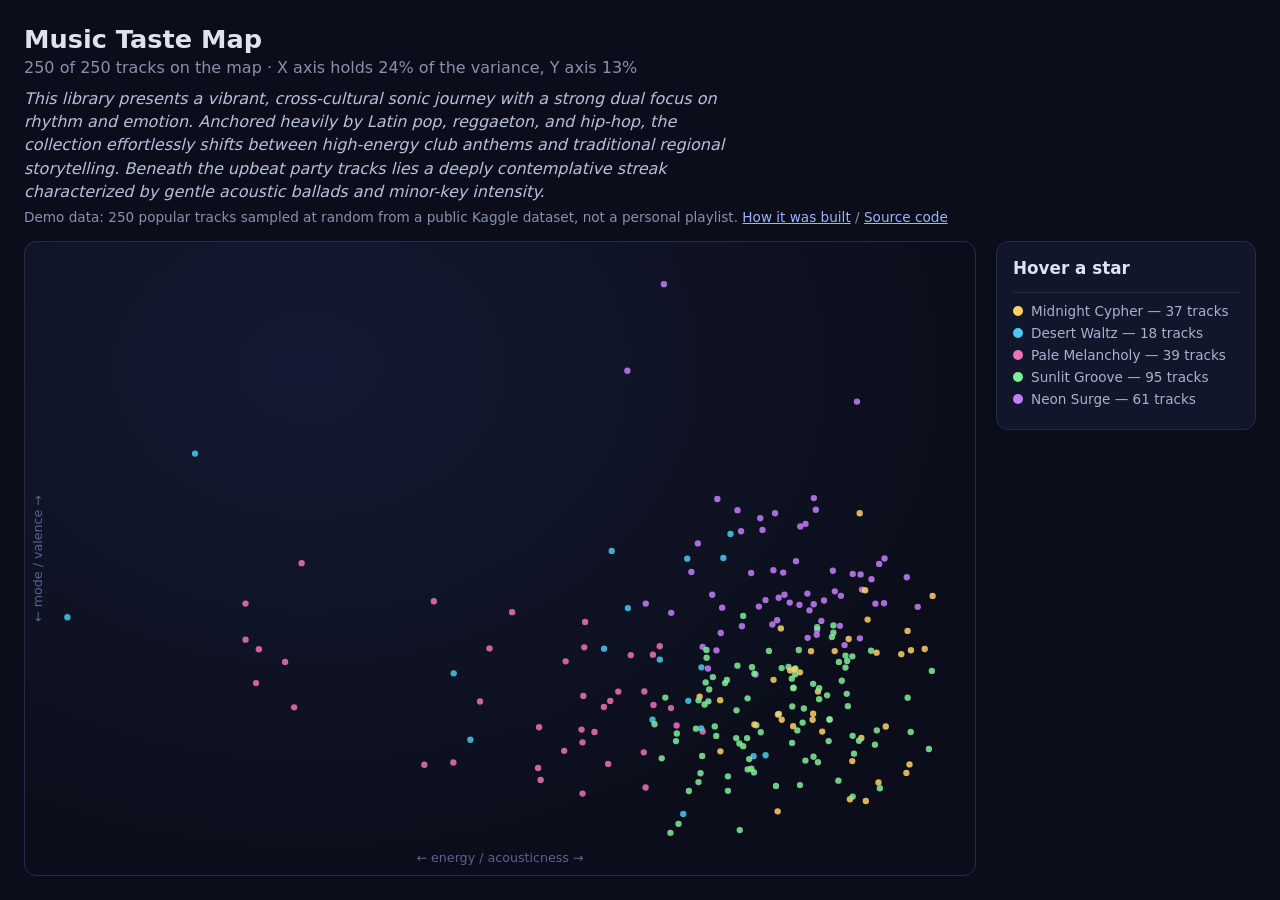
<file: docs/index.html>
<!DOCTYPE html>
<html lang="en">
<head>
  <meta charset="utf-8">
  <meta name="viewport" content="width=device-width, initial-scale=1">
  <title>Music Taste Map</title>
  <link rel="stylesheet" href="style.css">
</head>
<body>
  <header>
    <h1>Music Taste Map</h1>
    <p id="subtitle">Loading the sky…</p>
    <p id="insight"></p>
    <p class="demo-note">
      Demo data: 250 popular tracks sampled at random from a public Kaggle
      dataset, not a personal playlist.
      <a href="https://github.com/STORM0090/music-taste-map/blob/main/docs/DEMO.md">How it was built</a>
      /
      <a href="https://github.com/STORM0090/music-taste-map">Source code</a>
    </p>
  </header>

  <main>
    <!-- The sky: every track becomes one star inside this SVG -->
    <svg id="map" viewBox="0 0 900 600"></svg>

    <!-- Side panel: details of the hovered star + cluster legend -->
    <aside id="panel">
      <h2 id="panel-title">Hover a star</h2>
      <p id="panel-artists"></p>
      <p id="panel-cluster"></p>
      <p id="panel-desc"></p>
      <p id="panel-axes"></p>
      <div id="legend"></div>
    </aside>
  </main>

  <script src="map.js"></script>
</body>
</html>
</file>
<file: docs/style.css>
* {
  margin: 0;
  padding: 0;
  box-sizing: border-box;
}

body {
  background: #0b0e1a;
  color: #dfe3f0;
  font-family: "Segoe UI", system-ui, sans-serif;
  /* The page is a fixed-height column: header on top, the map row
     stretches to fill the rest of the window - no page scrolling. */
  height: 100vh;
  display: flex;
  flex-direction: column;
  padding: 24px;
}

header {
  margin-bottom: 16px;
}

h1 {
  font-size: 1.6rem;
  font-weight: 600;
}

#subtitle {
  color: #8890ad;
  margin-top: 4px;
}

#insight {
  color: #b7bfdd;
  font-style: italic;
  margin-top: 10px;
  max-width: 720px;
  line-height: 1.45;
}

main {
  flex: 1;
  min-height: 0; /* allow children to shrink below their content size */
  display: flex;
  gap: 20px;
}

#map {
  flex: 1;
  min-width: 0;
  height: 100%;
  background: radial-gradient(ellipse at 30% 20%, #141a33 0%, #0b0e1a 70%);
  border: 1px solid #232a4d;
  border-radius: 12px;
}

.star {
  cursor: pointer;
}

.star:hover {
  stroke: #ffffff;
  stroke-width: 1.5;
}

.axis-label {
  fill: #5a6390;
  font-size: 12px;
}

#panel {
  width: 260px;
  background: #11162b;
  border: 1px solid #232a4d;
  border-radius: 12px;
  padding: 16px;
  align-self: flex-start;
  max-height: 100%;
  overflow-y: auto;
}

/* Narrow windows: stack the panel under the map instead of squeezing. */
@media (max-width: 760px) {
  body {
    height: auto;
    min-height: 100vh;
  }
  main {
    flex-direction: column;
  }
  #map {
    width: 100%;
    height: 60vh;
  }
  #panel {
    width: 100%;
  }
}

#panel h2 {
  font-size: 1.05rem;
  margin-bottom: 6px;
}

#panel p {
  color: #a9b1cf;
  font-size: 0.9rem;
  margin-bottom: 4px;
}

#legend {
  margin-top: 14px;
  border-top: 1px solid #232a4d;
  padding-top: 10px;
}

.legend-row {
  display: flex;
  align-items: center;
  gap: 8px;
  font-size: 0.85rem;
  color: #a9b1cf;
  margin-bottom: 6px;
}

.legend-dot {
  width: 10px;
  height: 10px;
  border-radius: 50%;
}

.demo-note {
  color: #8890ad;
  font-size: 0.85rem;
  margin-top: 6px;
}

.demo-note a {
  color: #9db2ff;
}
</file>
